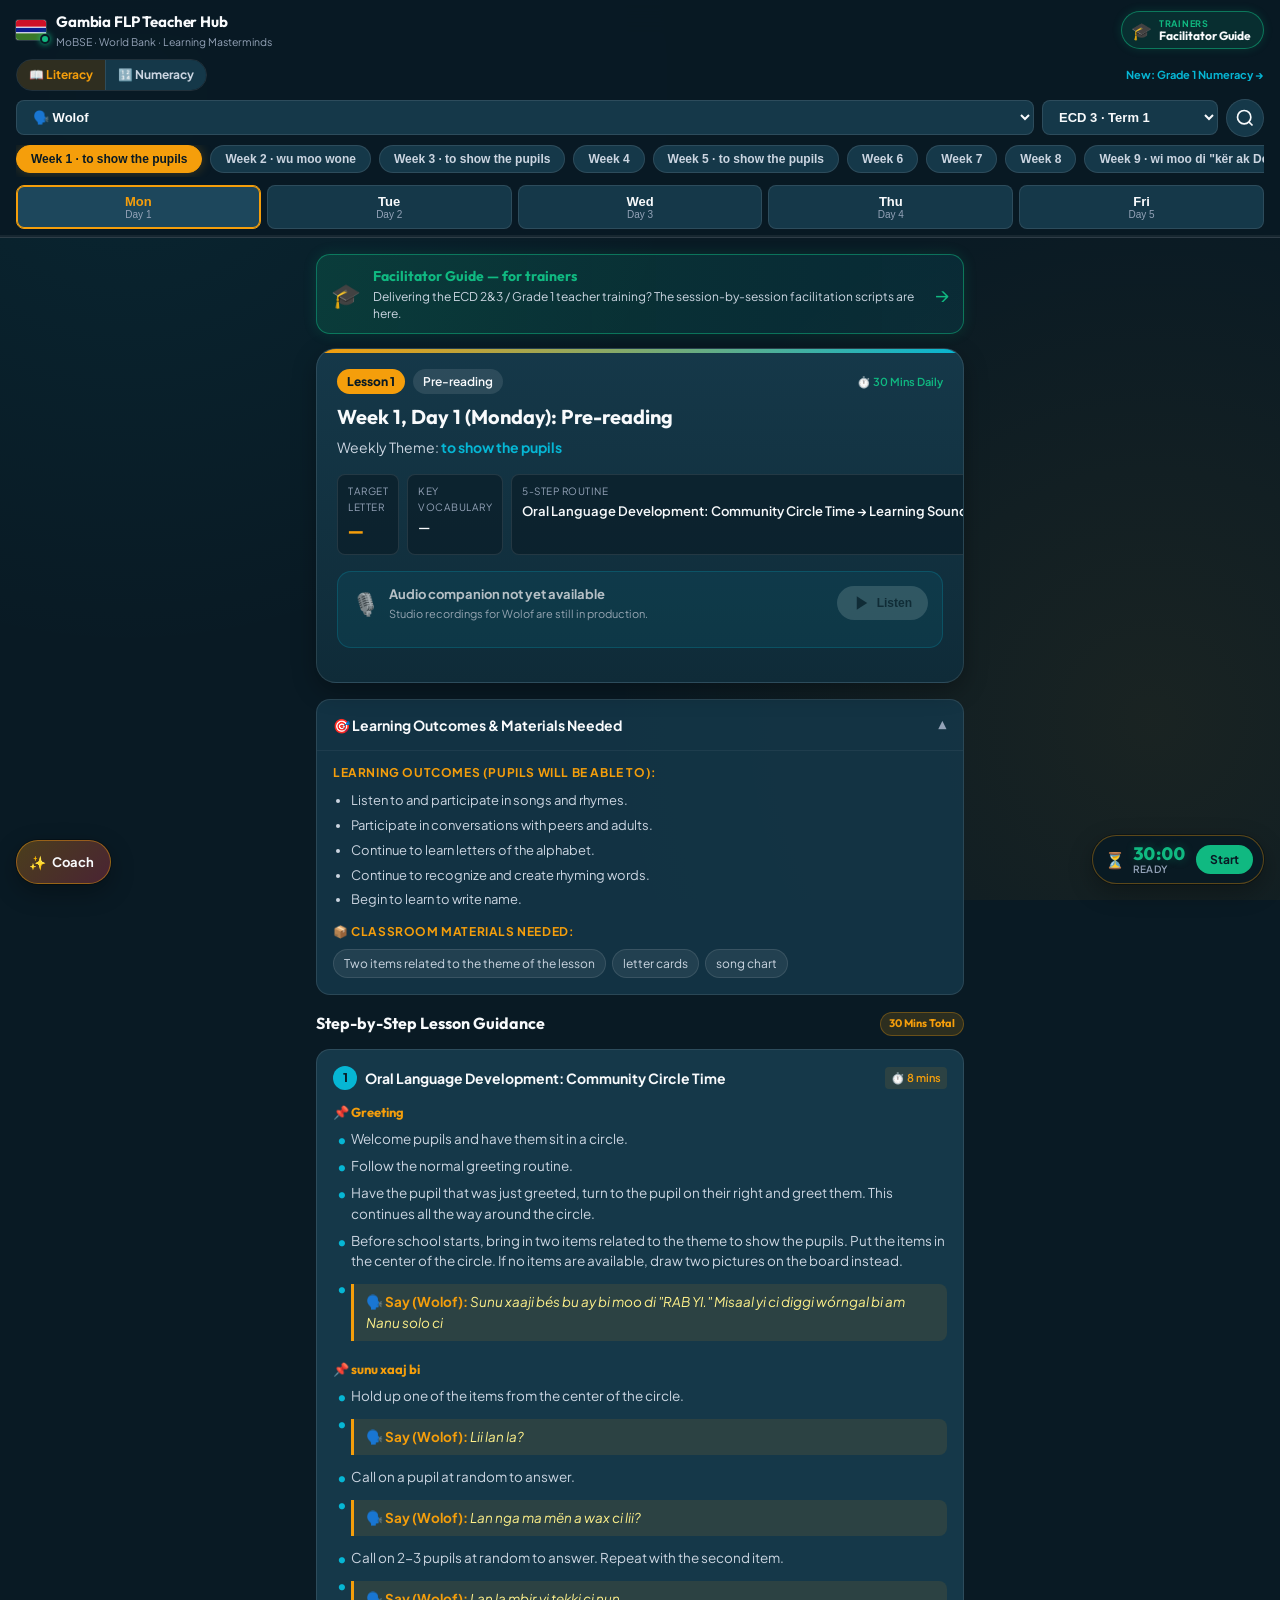
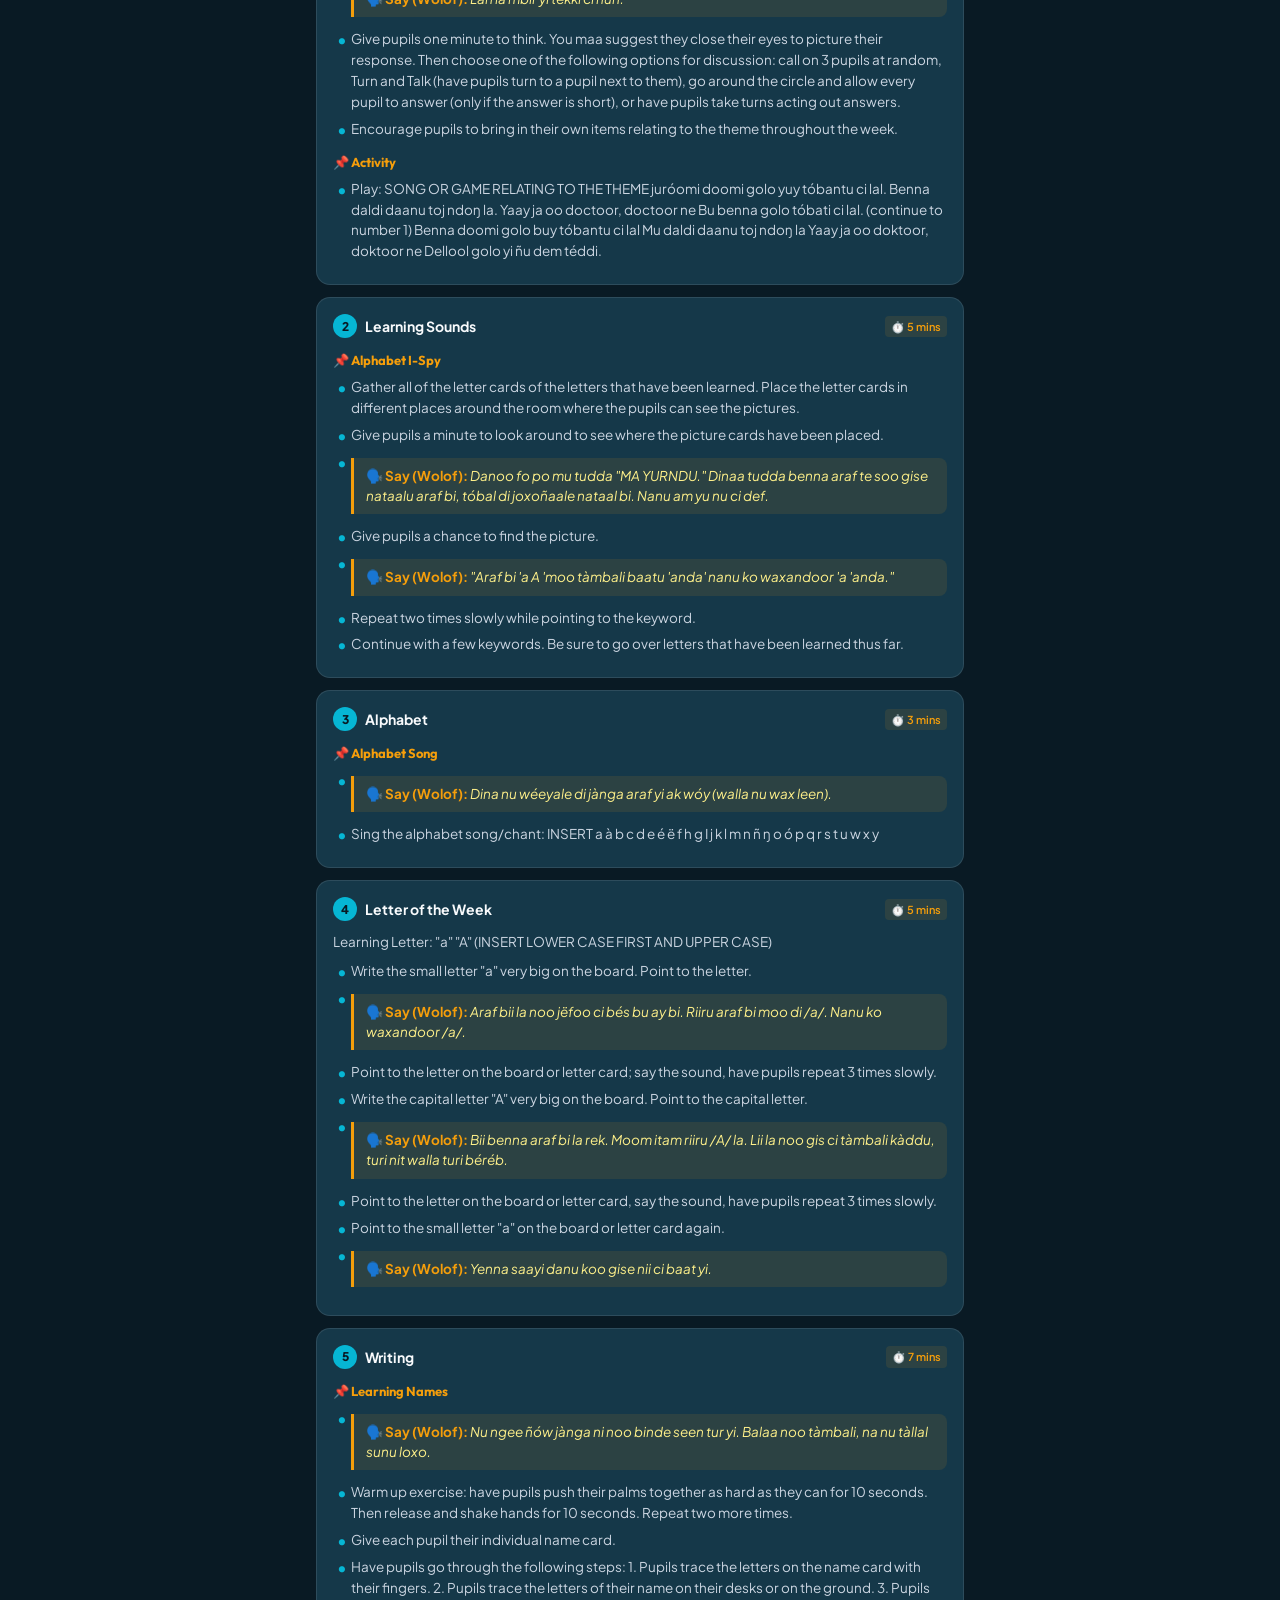
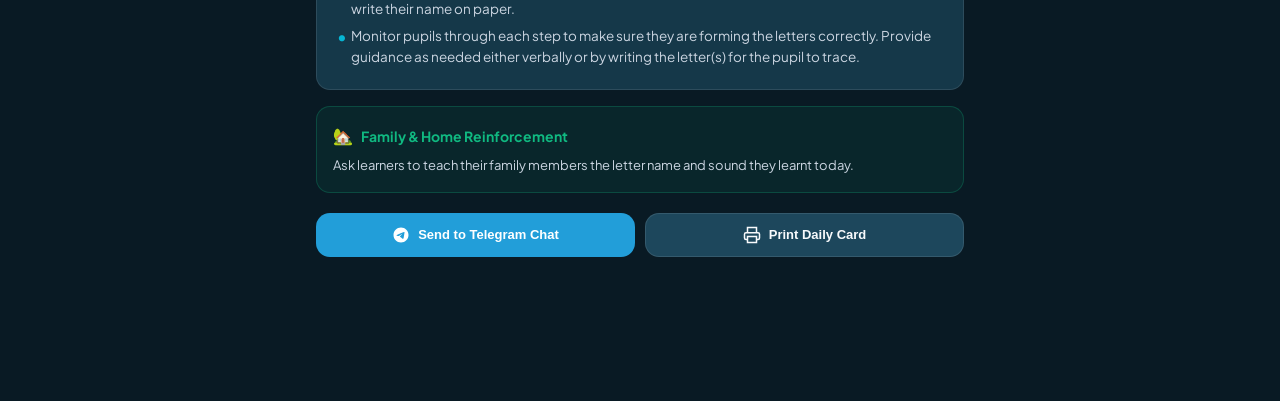
<file: index.html>
<!DOCTYPE html>
<html lang="en">
<head>
  <meta charset="UTF-8">
  <meta name="viewport" content="width=device-width, initial-scale=1.0, maximum-scale=1.0, user-scalable=no">
  <title>Gambia FLP - Interactive Teacher Guide</title>
  <meta name="description" content="Digital interactive Teacher Guide for ECD 2, ECD 3 and Grade 1 (Term 1) in all eight Gambian languages of instruction - Gambia Foundational Learning Programme (World Bank / MoBSE / Learning Masterminds).">
  <meta name="theme-color" content="#0d3b4c">
  <!-- Installable web app (Add to Home Screen) -->
  <link rel="icon" type="image/png" sizes="192x192" href="icon-192.png">
  <link rel="apple-touch-icon" href="apple-touch-icon.png">
  <meta name="apple-mobile-web-app-capable" content="yes">
  <meta name="apple-mobile-web-app-status-bar-style" content="black-translucent">
  <meta name="apple-mobile-web-app-title" content="Gambia FLP">
  <meta name="mobile-web-app-capable" content="yes">
  
  <!-- Google Fonts: Outfit & Plus Jakarta Sans -->
  <link rel="preconnect" href="https://fonts.googleapis.com">
  <link rel="preconnect" href="https://fonts.gstatic.com" crossorigin>
  <link href="https://fonts.googleapis.com/css2?family=Outfit:wght@400;500;600;700;800&family=Plus+Jakarta+Sans:wght@400;500;600;700&display=swap" rel="stylesheet">
  
  <!-- Telegram WebApp SDK -->
  <script src="https://telegram.org/js/telegram-web-app.js"></script>
  
  <!-- Stylesheet -->
  <link rel="stylesheet" href="styles.css?v=4.1">
  <link rel="manifest" href="manifest.json?v=4.0">
</head>
<body>
  <!-- Header / Navigation Bar -->
  <header class="app-header" id="app-header">
    <div class="header-top">
      <div class="brand-badge">
        <!-- Gambian flag as SVG: the 🇬🇲 emoji renders as the letters "GM" on Windows, which has no flag glyphs -->
        <span class="flag-icon" role="img" aria-label="The Gambia"><svg viewBox="0 0 36 24" width="30" height="20" xmlns="http://www.w3.org/2000/svg"><rect width="36" height="24" fill="#fff"/><rect width="36" height="8" fill="#ce1126"/><rect y="9.333" width="36" height="5.333" fill="#0c1c8c"/><rect y="16" width="36" height="8" fill="#3a7728"/></svg><span class="status-dot" id="online-badge" title="Cached offline - works without internet"><span class="sr-only" id="status-text">Cached Offline</span></span></span>
        <div class="brand-text">
          <span class="brand-title">Gambia FLP Teacher Hub</span>
          <span class="brand-subtitle">MoBSE · World Bank · Learning Masterminds</span>
        </div>
      </div>
      <div class="header-actions">
        <a class="switch-guide-btn" href="facilitator.html" title="Facilitator Guide - teacher-training sessions for trainers">
          <span class="switch-guide-icon" aria-hidden="true">🎓</span>
          <span class="switch-guide-text"><span class="switch-guide-kicker">Trainers</span><span class="switch-guide-label">Facilitator Guide</span></span>
        </a>
        <button class="icon-btn install-btn hidden" id="install-btn" type="button" title="Install app on this device" aria-label="Install app">
          <svg width="18" height="18" viewBox="0 0 24 24" fill="none" stroke="currentColor" stroke-width="2.5" stroke-linecap="round" stroke-linejoin="round"><path d="M12 3v12"/><polyline points="7 10 12 15 17 10"/><path d="M4 17v2a2 2 0 0 0 2 2h12a2 2 0 0 0 2-2v-2"/></svg>
        </button>
      </div>
    </div>

    <!-- Subject switch: the literacy guides and Grade 1 Numeracy -->
    <div class="subject-switch-row">
      <div class="subject-switch" role="group" aria-label="Choose subject">
        <button type="button" class="subject-btn active" data-subject="literacy" aria-pressed="true">📖 Literacy</button>
        <button type="button" class="subject-btn" data-subject="numeracy" aria-pressed="false">🔢 Numeracy</button>
      </div>
      <button type="button" class="subject-hint subject-hint-new" id="subject-hint">New: Grade 1 Numeracy →</button>
    </div>

    <!-- Language & Level Pill Selector -->
    <div class="selector-row">
      <div class="language-dropdown-wrapper">
        <select id="language-select" class="custom-select" aria-label="Select Language">
          <option value="wolof" selected>🗣️ Wolof</option>
          <option value="seereer">🗣️ Seereer</option>
          <option value="mandinka">🗣️ Mandinka</option>
          <option value="pulaar">🗣️ Pulaar</option>
          <option value="jola">🗣️ Jola</option>
          <option value="soninke">🗣️ Soninke</option>
          <option value="manjaku">🗣️ Manjaku</option>
          <option value="english">🗣️ English</option>
        </select>
      </div>
      <div class="grade-dropdown-wrapper">
        <select id="grade-select" class="custom-select" aria-label="Select Grade and Subject">
          <optgroup label="📖 Literacy">
            <option value="ecd2">ECD 2 · Term 1</option>
            <option value="ecd3" selected>ECD 3 · Term 1</option>
            <option value="grade1">Grade 1 · Term 1</option>
          </optgroup>
          <optgroup label="🔢 Numeracy">
            <option value="grade1-numeracy">Grade 1 Numeracy</option>
          </optgroup>
        </select>
      </div>
      <button class="icon-btn" id="search-toggle-btn" title="Search lessons" aria-label="Search">
        <svg width="20" height="20" viewBox="0 0 24 24" fill="none" stroke="currentColor" stroke-width="2"><circle cx="11" cy="11" r="8"/><line x1="21" y1="21" x2="16.65" y2="16.65"/></svg>
      </button>
    </div>

    <!-- Week Horizontal Scroller -->
    <nav class="week-nav" id="week-nav" aria-label="Select Week">
      <div class="week-scroll-container" id="week-scroll-container">
        <!-- Generated by JavaScript (Weeks 1 to 10) -->
      </div>
    </nav>

    <!-- Day Selector (5-day cadence) -->
    <nav class="day-nav" id="day-nav" aria-label="Select Day">
      <button class="day-btn active" data-day="1" id="day-tab-1">
        <span class="day-label">Mon</span>
        <span class="day-sub">Day 1</span>
      </button>
      <button class="day-btn" data-day="2" id="day-tab-2">
        <span class="day-label">Tue</span>
        <span class="day-sub">Day 2</span>
      </button>
      <button class="day-btn" data-day="3" id="day-tab-3">
        <span class="day-label">Wed</span>
        <span class="day-sub">Day 3</span>
      </button>
      <button class="day-btn" data-day="4" id="day-tab-4">
        <span class="day-label">Thu</span>
        <span class="day-sub">Day 4</span>
      </button>
      <button class="day-btn" data-day="5" id="day-tab-5">
        <span class="day-label">Fri</span>
        <span class="day-sub">Day 5</span>
      </button>
    </nav>

    <!-- Session A / B toggle: only shown for lessons that carry two sessions (Grade 1 national languages) -->
    <nav class="session-nav hidden" id="session-nav" aria-label="Select Session">
      <!-- Rendered via JS -->
    </nav>

    <!-- Lesson progress: a hairline on the header's bottom edge (no layout height) -->
    <div class="timer-progress-track" aria-hidden="true">
      <div class="timer-progress-fill" id="timer-progress-fill"></div>
    </div>
  </header>

  <!-- Search Modal / Overlay -->
  <div class="search-overlay hidden" id="search-overlay">
    <div class="search-box">
      <div class="search-input-wrap">
        <svg width="18" height="18" viewBox="0 0 24 24" fill="none" stroke="currentColor" stroke-width="2"><circle cx="11" cy="11" r="8"/><line x1="21" y1="21" x2="16.65" y2="16.65"/></svg>
        <input type="text" id="search-input" placeholder="Search letter, story, theme, song..." autocomplete="off">
        <button class="search-close-btn" id="search-close-btn">&times;</button>
      </div>
      <div class="search-results" id="search-results">
        <!-- Results rendered dynamically -->
      </div>
    </div>
  </div>

  <!-- Main Content Container -->
  <main class="main-content" id="main-content">

    <!-- Trainers' entry point, spelled out: the header pill alone was missed -->
    <a class="fac-callout" href="facilitator.html">
      <span class="fac-callout-icon" aria-hidden="true">🎓</span>
      <span class="fac-callout-text">
        <strong>Facilitator Guide — for trainers</strong>
        <span>Delivering the ECD 2&amp;3 / Grade 1 teacher training? The session-by-session facilitation scripts are here.</span>
      </span>
      <span class="fac-callout-arrow" aria-hidden="true">→</span>
    </a>

    <!-- Hero Lesson Card -->
    <section class="lesson-hero-card" id="lesson-hero-card">
      <div class="hero-top-meta">
        <span class="lesson-badge" id="hero-lesson-badge">Lesson 1</span>
        <span class="lesson-type-badge" id="hero-type-badge">Pre-reading</span>
        <span class="timing-badge" id="hero-timing-badge">⏱️ 30 Mins Daily</span>
      </div>

      <h1 class="lesson-title" id="hero-lesson-title">Week 1, Day 1: Oral Language & Pre-reading</h1>
      <p class="lesson-theme" id="hero-lesson-theme">Theme: <strong>Ngédda (Family & Garden)</strong></p>

      <!-- Key Quick Specs -->
      <div class="quick-specs-grid">
        <div class="spec-card" id="letter-spec-card">
          <span class="spec-label">Target Letter</span>
          <span class="spec-val highlight-letter" id="hero-target-letter">a</span>
        </div>
        <div class="spec-card" id="vocab-spec-card">
          <span class="spec-label">Key Vocabulary</span>
          <span class="spec-val" id="hero-vocab-words">golo · banaana</span>
        </div>
        <div class="spec-card" id="routine-spec-card">
          <span class="spec-label">5-Step Routine</span>
          <span class="spec-val" id="hero-routine-summary">Circle Time → Sounds → Letter → Writing</span>
        </div>
      </div>

      <!-- Enhanced Audio Companion Player with Track Selectors -->
      <div class="audio-companion-bar" id="audio-companion-bar">
        <div class="audio-header-row">
          <div class="audio-info">
            <span class="audio-icon">🎙️</span>
            <div class="audio-meta">
              <strong id="audio-title">Authentic Audio Companion</strong>
              <span id="audio-sub">Select a track to listen</span>
            </div>
          </div>
          <div class="audio-controls">
            <button class="play-audio-btn" id="play-audio-btn" aria-label="Play audio track">
              <svg id="play-icon" width="18" height="18" viewBox="0 0 24 24" fill="currentColor"><polygon points="5 3 19 12 5 21 5 3"/></svg>
              <span id="play-btn-text">Listen</span>
            </button>
          </div>
        </div>

        <!-- Track Selector Chips -->
        <div class="audio-tracks-row" id="audio-tracks-row">
          <!-- Rendered via JS based on available tracks -->
        </div>

        <!-- Audio Progress / Status -->
        <div class="audio-progress-wrap hidden" id="audio-progress-wrap">
          <span class="audio-time-current" id="audio-time-current">0:00</span>
          <div class="audio-seeker-bar">
            <div class="audio-seeker-fill" id="audio-seeker-fill"></div>
          </div>
          <span class="audio-time-duration" id="audio-time-duration">0:00</span>
        </div>
      </div>
    </section>

    <!-- Learning Outcomes & Materials Drawer -->
    <section class="meta-drawer-card">
      <details class="accordion-details" open>
        <summary class="accordion-summary">
          <span class="summary-title">🎯 Learning Outcomes & Materials Needed</span>
          <span class="summary-arrow">▼</span>
        </summary>
        <div class="drawer-content">
          <div class="outcomes-block">
            <h3>Learning Outcomes (Pupils will be able to):</h3>
            <ul id="outcomes-list" class="styled-list">
              <!-- Rendered via JS -->
            </ul>
          </div>
          <div class="materials-block">
            <h3>📦 Classroom Materials Needed:</h3>
            <div id="materials-tags" class="tag-cloud">
              <!-- Rendered via JS -->
            </div>
          </div>
        </div>
      </details>
    </section>

    <!-- Step-by-Step Lesson Instructional Flow -->
    <section class="lesson-steps-container" id="lesson-steps-container">
      <h2 class="section-heading">
        <span>Step-by-Step Lesson Guidance</span>
        <span class="badge-total-time" id="steps-total-time">30 Mins Total</span>
      </h2>

      <!-- Individual Step Cards Rendered Dynamically -->
      <div class="steps-list" id="steps-list">
        <!-- Rendered via JS -->
      </div>
    </section>

    <!-- Homework & Home Reinforcement Card -->
    <section class="homework-card" id="homework-card">
      <div class="hw-header">
        <span class="hw-icon">🏡</span>
        <h3>Family & Home Reinforcement</h3>
      </div>
      <p id="homework-text" class="hw-content">
        <!-- Rendered via JS -->
      </p>
    </section>

    <!-- Share / Action Bar -->
    <section class="action-footer">
      <button class="action-btn share-tg-btn" id="share-lesson-btn">
        <svg width="18" height="18" viewBox="0 0 24 24" fill="currentColor"><path d="M12 2C6.48 2 2 6.48 2 12s4.48 10 10 10 10-4.48 10-10S17.52 2 12 2zm4.64 6.8c-.15 1.58-.8 5.42-1.13 7.19-.14.75-.42 1-.68 1.03-.58.05-1.02-.38-1.58-.75-.88-.58-1.38-.94-2.23-1.5-.99-.65-.35-1.01.22-1.59.15-.15 2.71-2.48 2.76-2.69a.2.2 0 00-.05-.18c-.06-.05-.14-.03-.21-.02-.09.02-1.49.95-4.22 2.79-.4.27-.76.41-1.08.4-.36-.01-1.04-.2-1.55-.37-.63-.2-1.12-.31-1.08-.66.02-.18.27-.36.74-.55 2.92-1.27 4.86-2.11 5.83-2.52 2.77-1.16 3.35-1.36 3.73-1.36.08 0 .27.02.39.12.1.08.13.19.14.27-.01.06.01.24 0 .38z"/></svg>
        <span>Send to Telegram Chat</span>
      </button>
      <button class="action-btn print-card-btn" id="print-lesson-btn">
        <svg width="18" height="18" viewBox="0 0 24 24" fill="none" stroke="currentColor" stroke-width="2"><polyline points="6 9 6 2 18 2 18 9"/><path d="M6 18H4a2 2 0 0 1-2-2v-5a2 2 0 0 1 2-2h16a2 2 0 0 1 2 2v5a2 2 0 0 1-2 2h-2"/><rect x="6" y="14" width="12" height="8"/></svg>
        <span>Print Daily Card</span>
      </button>
    </section>

  </main>

  <!-- Floating Coach bubble (bottom-left), opposite the timer dock -->
  <button class="coach-fab" id="ai-coach-btn" title="Ask FLP Coach" aria-label="Ask Coach">
    <span class="ai-sparkle">✨</span>
    <span class="ai-btn-text">Coach</span>
  </button>

  <!-- Floating Classroom 30-min Timer Dock (overlays content, takes no page space) -->
  <div class="timer-fab" id="classroom-timer-bar" role="group" aria-label="Lesson timer">
    <div class="timer-display">
      <span class="timer-icon" aria-hidden="true">⏳</span>
      <div class="timer-readout">
        <span class="timer-clock" id="timer-clock">30:00</span>
        <span class="timer-status" id="timer-status">Ready</span>
      </div>
    </div>
    <div class="timer-buttons">
      <button class="btn-timer btn-timer-subtle hidden" id="timer-reset-btn" title="Reset timer" aria-label="Reset timer">↺</button>
      <button class="btn-timer" id="timer-start-btn">Start</button>
    </div>
  </div>

  <!-- AI Curriculum Coach Modal -->
  <div class="coach-modal-overlay hidden" id="coach-modal-overlay">
    <div class="coach-modal-card">
      <div class="coach-modal-header">
        <div class="coach-title-wrap">
          <span class="coach-avatar">✨</span>
          <div>
            <h3>Gambia FLP Curriculum Coach</h3>
            <span>Pedagogical assistant for Gambian teachers</span>
          </div>
        </div>
        <button class="modal-close-btn" id="coach-close-btn">&times;</button>
      </div>

      <div class="coach-messages" id="coach-messages">
        <div class="coach-msg msg-ai">
          <p><strong>Welcome, Teacher!</strong> I am your Gambia FLP pedagogical assistant. Ask me anything about today's lesson, pronunciation in your language of instruction, classroom management, or remedial tips for struggling learners.</p>
        </div>
      </div>

      <!-- Quick Prompt Suggestions -->
      <div class="coach-prompts" id="coach-prompts">
        <button class="prompt-chip" data-query="How do I support a pupil struggling with the letter 'a' sound?">💡 Letter sound remediation</button>
        <button class="prompt-chip" data-query="Give me a quick 3-minute warm up game for circle time.">⚡ Circle time game</button>
        <button class="prompt-chip" data-query="Explain how to do the pencil grip exercise.">✏️ Pencil grip coaching</button>
      </div>

      <div class="coach-input-wrap">
        <input type="text" id="coach-input" placeholder="Ask a question about this lesson..." autocomplete="off">
        <button class="coach-send-btn" id="coach-send-btn">
          <svg width="18" height="18" viewBox="0 0 24 24" fill="none" stroke="currentColor" stroke-width="2"><line x1="22" y1="2" x2="11" y2="13"/><polygon points="22 2 15 22 11 13 2 9 22 2"/></svg>
        </button>
      </div>
    </div>
  </div>

  <!-- Audio Synthesizer / Web Audio Notification Toast -->
  <div class="toast-notification hidden" id="toast-notification"></div>

  <!-- Application Script with Cache Buster -->
  <script src="app.js?v=4.3"></script>
  <script>
    if ('serviceWorker' in navigator) {
      navigator.serviceWorker.register('sw.js?v=4.1').then(function(reg) {
        reg.update();
      }).catch(function(err) {
        console.warn('SW registration:', err);
      });
    }
  </script>
</body>
</html>
</file>
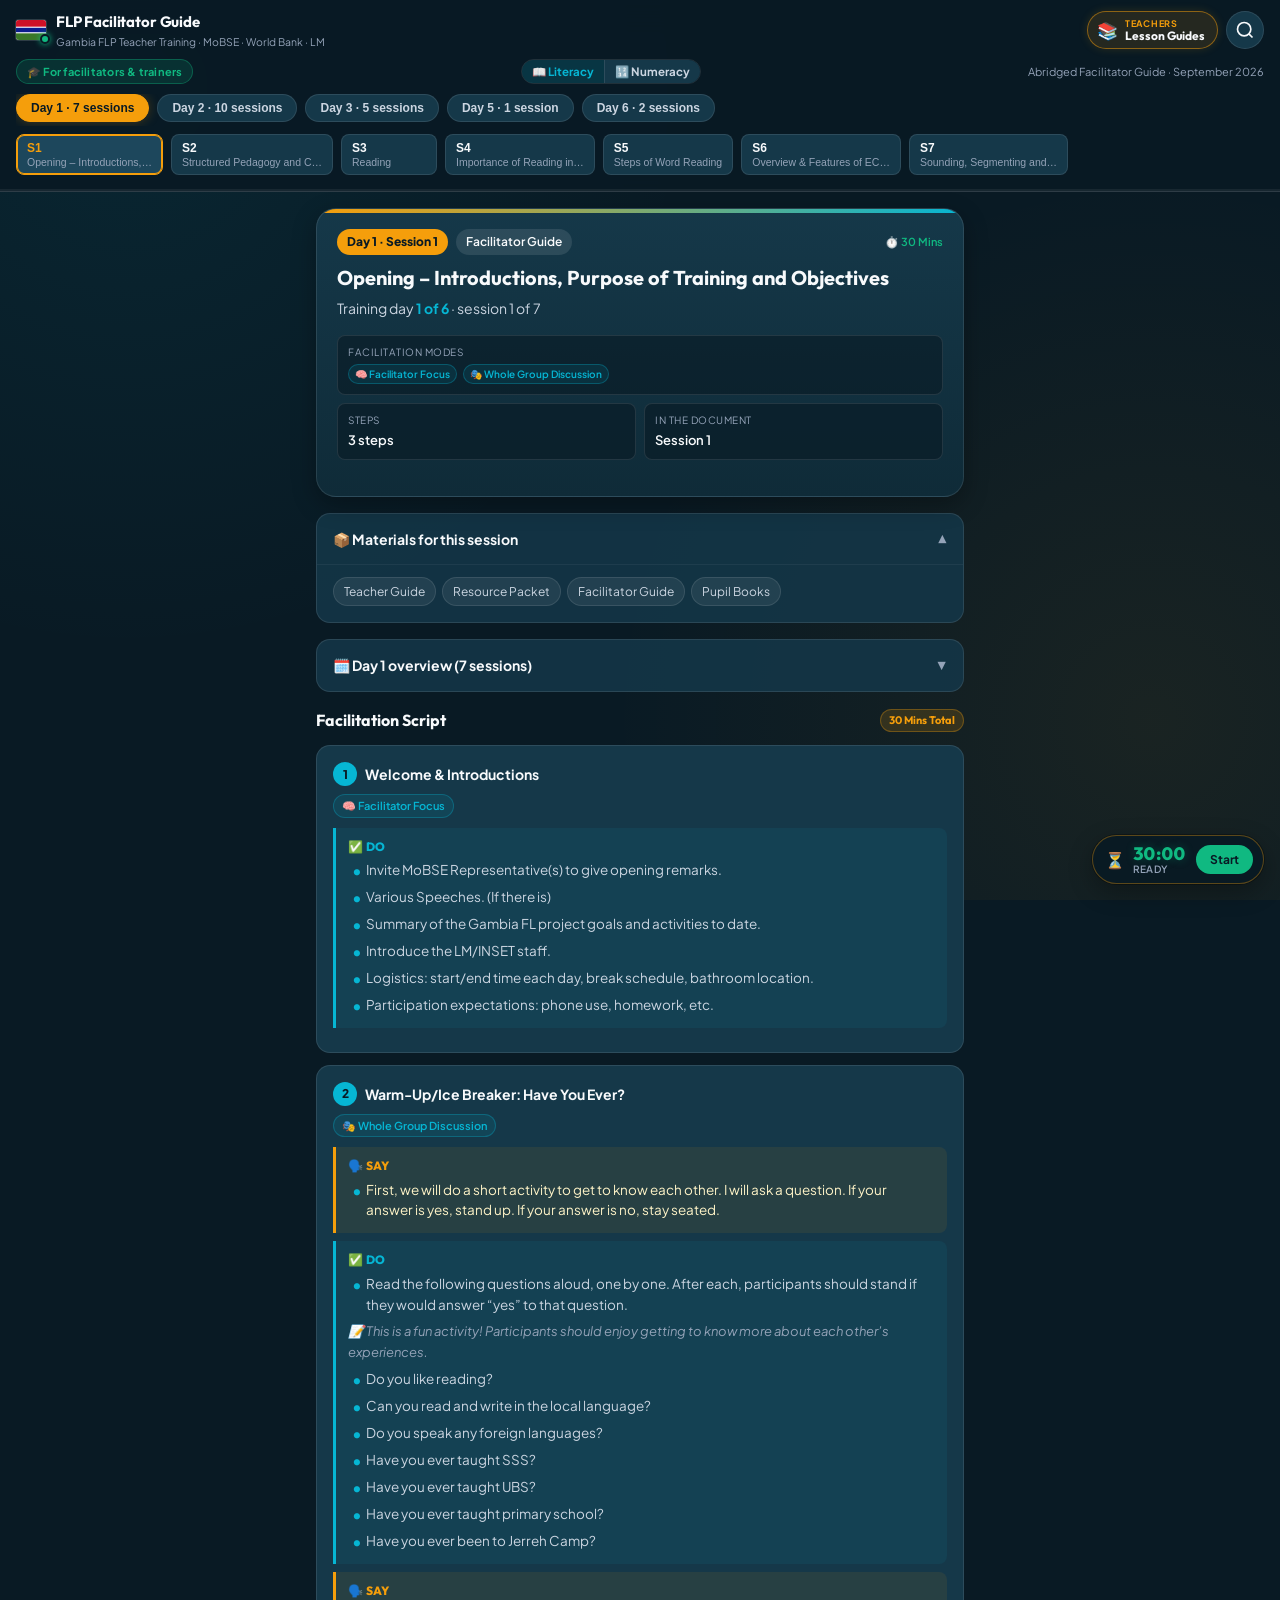
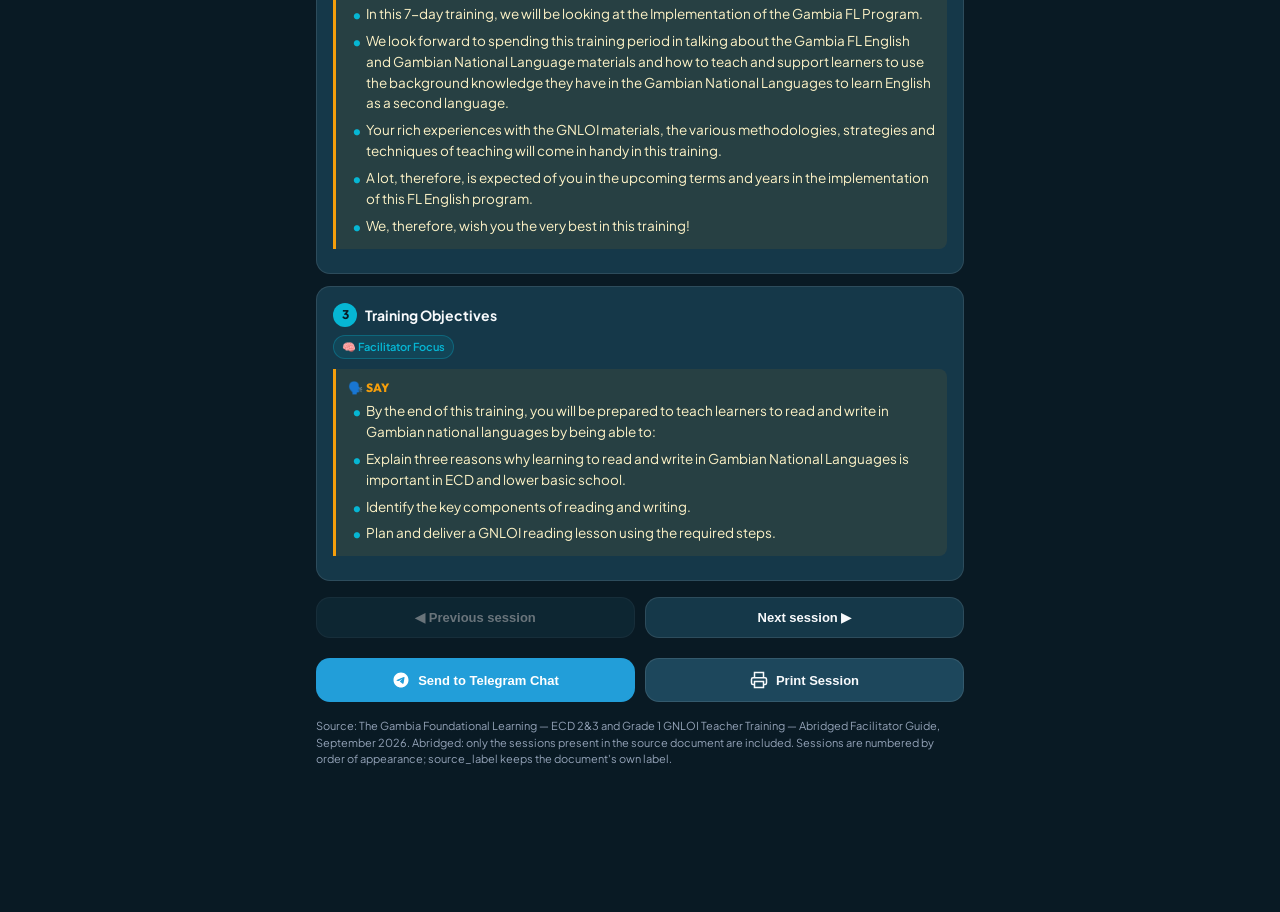
<file: facilitator.html>
<!DOCTYPE html>
<html lang="en">
<head>
  <meta charset="UTF-8">
  <meta name="viewport" content="width=device-width, initial-scale=1.0, maximum-scale=1.0, user-scalable=no">
  <title>Gambia FLP - Facilitator Guide (Teacher Training)</title>
  <meta name="description" content="Abridged Literacy and Numeracy Facilitator Guides for the Gambia Foundational Learning Programme ECD 2&3 and Grade 1 GNLOI teacher training - session-by-session facilitation scripts for trainers.">
  <meta name="theme-color" content="#0d3b4c">
  <link rel="icon" type="image/png" sizes="192x192" href="icon-192.png">
  <link rel="apple-touch-icon" href="apple-touch-icon.png">
  <meta name="apple-mobile-web-app-capable" content="yes">
  <meta name="apple-mobile-web-app-status-bar-style" content="black-translucent">
  <meta name="apple-mobile-web-app-title" content="Gambia FLP">
  <meta name="mobile-web-app-capable" content="yes">

  <link rel="preconnect" href="https://fonts.googleapis.com">
  <link rel="preconnect" href="https://fonts.gstatic.com" crossorigin>
  <link href="https://fonts.googleapis.com/css2?family=Outfit:wght@400;500;600;700;800&family=Plus+Jakarta+Sans:wght@400;500;600;700&display=swap" rel="stylesheet">

  <!-- Telegram WebApp SDK -->
  <script src="https://telegram.org/js/telegram-web-app.js"></script>

  <link rel="stylesheet" href="styles.css?v=4.1">
  <link rel="manifest" href="manifest.json?v=4.0">
</head>
<body class="facilitator-page">
  <header class="app-header" id="app-header">
    <div class="header-top">
      <div class="brand-badge">
        <span class="flag-icon" role="img" aria-label="The Gambia"><svg viewBox="0 0 36 24" width="30" height="20" xmlns="http://www.w3.org/2000/svg"><rect width="36" height="24" fill="#fff"/><rect width="36" height="8" fill="#ce1126"/><rect y="9.333" width="36" height="5.333" fill="#0c1c8c"/><rect y="16" width="36" height="8" fill="#3a7728"/></svg><span class="status-dot" id="online-badge" title="Cached offline - works without internet"><span class="sr-only" id="status-text">Cached Offline</span></span></span>
        <div class="brand-text">
          <span class="brand-title">FLP Facilitator Guide</span>
          <span class="brand-subtitle">Gambia FLP Teacher Training · MoBSE · World Bank · LM</span>
        </div>
      </div>
      <div class="header-actions">
        <a class="switch-guide-btn switch-guide-hub" id="hub-link" href="./" title="Back to the Teacher Hub (daily lessons)">
          <span class="switch-guide-icon" aria-hidden="true">📚</span>
          <span class="switch-guide-text"><span class="switch-guide-kicker">Teachers</span><span class="switch-guide-label">Lesson Guides</span></span>
        </a>
        <button class="icon-btn" id="search-toggle-btn" title="Search the facilitator guide" aria-label="Search">
          <svg width="20" height="20" viewBox="0 0 24 24" fill="none" stroke="currentColor" stroke-width="2"><circle cx="11" cy="11" r="8"/><line x1="21" y1="21" x2="16.65" y2="16.65"/></svg>
        </button>
      </div>
    </div>

    <!-- Audience strip: this guide is for trainers, not classroom teachers -->
    <div class="fac-audience-row">
      <span class="fac-audience-badge">🎓 For facilitators &amp; trainers</span>
      <div class="fac-guide-switch" role="group" aria-label="Choose facilitator guide">
        <button type="button" class="fac-guide-btn" data-guide="literacy">📖 Literacy</button>
        <button type="button" class="fac-guide-btn" data-guide="numeracy">🔢 Numeracy</button>
      </div>
      <span class="fac-guide-version" id="fac-guide-version">Abridged Facilitator Guide · September 2026</span>
    </div>

    <!-- Training day pills -->
    <nav class="week-nav" id="day-nav" aria-label="Select training day">
      <div class="week-scroll-container" id="day-scroll-container">
        <!-- Rendered via JS -->
      </div>
    </nav>

    <!-- Session chips for the selected day -->
    <nav class="fac-session-nav" id="session-nav" aria-label="Select session">
      <div class="week-scroll-container" id="session-scroll-container">
        <!-- Rendered via JS -->
      </div>
    </nav>

    <div class="timer-progress-track" aria-hidden="true">
      <div class="timer-progress-fill" id="timer-progress-fill"></div>
    </div>
  </header>

  <!-- Search overlay -->
  <div class="search-overlay hidden" id="search-overlay">
    <div class="search-box">
      <div class="search-input-wrap">
        <svg width="18" height="18" viewBox="0 0 24 24" fill="none" stroke="currentColor" stroke-width="2"><circle cx="11" cy="11" r="8"/><line x1="21" y1="21" x2="16.65" y2="16.65"/></svg>
        <input type="text" id="search-input" placeholder="Search sessions: screener, blending, PLC, songs..." autocomplete="off">
        <button class="search-close-btn" id="search-close-btn">&times;</button>
      </div>
      <div class="search-results" id="search-results"></div>
    </div>
  </div>

  <main class="main-content" id="main-content">

    <!-- Session hero card -->
    <section class="lesson-hero-card" id="session-hero-card">
      <div class="hero-top-meta">
        <span class="lesson-badge" id="hero-session-badge">Day 1 · Session 1</span>
        <span class="lesson-type-badge" id="hero-type-badge">Facilitator Guide</span>
        <span class="timing-badge" id="hero-timing-badge">⏱️ 30 Mins</span>
      </div>
      <h1 class="lesson-title" id="hero-session-title">Session title</h1>
      <p class="lesson-theme" id="hero-session-sub">Training day 1 of 6</p>

      <div class="quick-specs-grid">
        <div class="spec-card">
          <span class="spec-label">Facilitation modes</span>
          <span class="spec-val" id="hero-modes">—</span>
        </div>
        <div class="spec-card">
          <span class="spec-label">Steps</span>
          <span class="spec-val" id="hero-steps">—</span>
        </div>
        <div class="spec-card">
          <span class="spec-label">In the document</span>
          <span class="spec-val" id="hero-source-label">—</span>
        </div>
      </div>
    </section>

    <!-- Materials + day overview -->
    <section class="meta-drawer-card">
      <details class="accordion-details" open>
        <summary class="accordion-summary">
          <span class="summary-title">📦 Materials for this session</span>
          <span class="summary-arrow">▼</span>
        </summary>
        <div class="drawer-content">
          <div class="materials-block">
            <div id="materials-tags" class="tag-cloud"></div>
          </div>
        </div>
      </details>
    </section>

    <section class="meta-drawer-card">
      <details class="accordion-details">
        <summary class="accordion-summary">
          <span class="summary-title" id="day-overview-title">🗓️ Day overview</span>
          <span class="summary-arrow">▼</span>
        </summary>
        <div class="drawer-content">
          <ol class="fac-day-overview" id="day-overview-list"></ol>
        </div>
      </details>
    </section>

    <!-- Facilitation steps -->
    <section class="lesson-steps-container" id="steps-container">
      <h2 class="section-heading">
        <span>Facilitation Script</span>
        <span class="badge-total-time" id="steps-total-time">30 Mins Total</span>
      </h2>
      <div class="steps-list" id="steps-list"></div>
    </section>

    <!-- Prev / next -->
    <section class="fac-pager">
      <button class="action-btn fac-pager-btn" id="prev-session-btn" type="button">◀ Previous session</button>
      <button class="action-btn fac-pager-btn" id="next-session-btn" type="button">Next session ▶</button>
    </section>

    <section class="action-footer">
      <button class="action-btn share-tg-btn" id="share-session-btn" type="button">
        <svg width="18" height="18" viewBox="0 0 24 24" fill="currentColor"><path d="M12 2C6.48 2 2 6.48 2 12s4.48 10 10 10 10-4.48 10-10S17.52 2 12 2zm4.64 6.8c-.15 1.58-.8 5.42-1.13 7.19-.14.75-.42 1-.68 1.03-.58.05-1.02-.38-1.58-.75-.88-.58-1.38-.94-2.23-1.5-.99-.65-.35-1.01.22-1.59.15-.15 2.71-2.48 2.76-2.69a.2.2 0 00-.05-.18c-.06-.05-.14-.03-.21-.02-.09.02-1.49.95-4.22 2.79-.4.27-.76.41-1.08.4-.36-.01-1.04-.2-1.55-.37-.63-.2-1.12-.31-1.08-.66.02-.18.27-.36.74-.55 2.92-1.27 4.86-2.11 5.83-2.52 2.77-1.16 3.35-1.36 3.73-1.36.08 0 .27.02.39.12.1.08.13.19.14.27-.01.06.01.24 0 .38z"/></svg>
        <span>Send to Telegram Chat</span>
      </button>
      <button class="action-btn print-card-btn" id="print-session-btn" type="button">
        <svg width="18" height="18" viewBox="0 0 24 24" fill="none" stroke="currentColor" stroke-width="2"><polyline points="6 9 6 2 18 2 18 9"/><path d="M6 18H4a2 2 0 0 1-2-2v-5a2 2 0 0 1 2-2h16a2 2 0 0 1 2 2v5a2 2 0 0 1-2 2h-2"/><rect x="6" y="14" width="12" height="8"/></svg>
        <span>Print Session</span>
      </button>
    </section>

    <p class="fac-source-note" id="fac-source-note"></p>
  </main>

  <!-- Session timer (same dock as the classroom timer) -->
  <div class="timer-fab" id="session-timer-bar" role="group" aria-label="Session timer">
    <div class="timer-display">
      <span class="timer-icon" aria-hidden="true">⏳</span>
      <div class="timer-readout">
        <span class="timer-clock" id="timer-clock">30:00</span>
        <span class="timer-status" id="timer-status">Ready</span>
      </div>
    </div>
    <div class="timer-buttons">
      <button class="btn-timer btn-timer-subtle hidden" id="timer-reset-btn" title="Reset timer" aria-label="Reset timer">↺</button>
      <button class="btn-timer" id="timer-start-btn">Start</button>
    </div>
  </div>

  <div class="toast-notification hidden" id="toast-notification"></div>

  <script src="facilitator.js?v=4.0"></script>
  <script>
    if ('serviceWorker' in navigator) {
      navigator.serviceWorker.register('sw.js?v=4.1').then(function(reg) { reg.update(); })
        .catch(function(err) { console.warn('SW registration:', err); });
    }
  </script>
</body>
</html>
</file>
<file: styles.css>
/* ==========================================================================
   Gambia FLP - Modern Interactive Teacher Guide Design System
   ========================================================================== */

:root {
  /* Color Palette */
  --bg-primary: #091a24;
  --bg-secondary: #0f2b38;
  --bg-surface: #153849;
  --bg-surface-elevated: #1d475c;
  --bg-card: rgba(21, 56, 73, 0.85);
  
  --text-primary: #f8fafc;
  --text-secondary: #cbd5e1;
  --text-muted: #94a3b8;
  
  --accent-gold: #f59e0b;
  --accent-gold-glow: rgba(245, 158, 11, 0.25);
  --accent-emerald: #10b981;
  --accent-emerald-glow: rgba(16, 185, 129, 0.25);
  --accent-cyan: #06b6d4;
  --accent-rose: #f43f5e;
  
  --border-subtle: rgba(255, 255, 255, 0.1);
  --border-focus: rgba(245, 158, 11, 0.6);
  
  --font-heading: 'Outfit', -apple-system, BlinkMacSystemFont, 'Segoe UI', Roboto, sans-serif;
  --font-body: 'Plus Jakarta Sans', -apple-system, BlinkMacSystemFont, 'Segoe UI', Roboto, sans-serif;
  
  --radius-sm: 8px;
  --radius-md: 14px;
  --radius-lg: 20px;
  --radius-pill: 9999px;
  
  --shadow-sm: 0 2px 8px rgba(0, 0, 0, 0.2);
  --shadow-md: 0 8px 24px rgba(0, 0, 0, 0.3);
  --shadow-lg: 0 16px 40px rgba(0, 0, 0, 0.45);
}

/* Reset & Base */
* {
  box-sizing: border-box;
  margin: 0;
  padding: 0;
  -webkit-tap-highlight-color: transparent;
}

body {
  font-family: var(--font-body);
  background: var(--bg-primary);
  color: var(--text-primary);
  line-height: 1.6;
  min-height: 100vh;
  padding-bottom: 40px;
  overflow-x: hidden;
  background-image: 
    radial-gradient(circle at 10% 10%, rgba(6, 182, 212, 0.08) 0%, transparent 40%),
    radial-gradient(circle at 90% 80%, rgba(245, 158, 11, 0.07) 0%, transparent 40%);
  background-attachment: fixed;
}

/* ==========================================================================
   Header Section
   ========================================================================== */

.app-header {
  position: sticky;
  top: 0;
  z-index: 100;
  background: rgba(9, 26, 36, 0.92);
  backdrop-filter: blur(16px);
  -webkit-backdrop-filter: blur(16px);
  border-bottom: 1px solid var(--border-subtle);
  padding: 10px 16px 8px;
}

.sr-only {
  position: absolute;
  width: 1px;
  height: 1px;
  overflow: hidden;
  clip: rect(0 0 0 0);
  white-space: nowrap;
}

.header-top {
  display: flex;
  justify-content: space-between;
  align-items: center;
  gap: 8px;
  margin-bottom: 8px;
}

/* Brand block is a single-height row: title and subtitle each stay on one
   line and truncate rather than wrapping the header taller on small phones. */
.brand-badge {
  display: flex;
  align-items: center;
  gap: 10px;
  flex: 1;
  min-width: 0;
}

.flag-icon {
  position: relative;
  display: flex;
  flex-shrink: 0;
  line-height: 0;
}

/* Offline-ready indicator: a green dot on the flag's corner instead of a
   full-width "Cached Offline" badge row. */
.flag-icon .status-dot {
  position: absolute;
  right: -4px;
  bottom: -4px;
  width: 10px;
  height: 10px;
  border: 2px solid var(--bg-primary);
  box-shadow: 0 0 6px var(--accent-emerald);
}

.flag-icon svg {
  border-radius: 3px;
  box-shadow: 0 0 0 1px rgba(255, 255, 255, 0.15);
}

.brand-text {
  display: flex;
  flex-direction: column;
  min-width: 0;
}

.brand-title {
  font-family: var(--font-heading);
  font-weight: 700;
  font-size: 15px;
  color: var(--text-primary);
  letter-spacing: -0.01em;
  white-space: nowrap;
  overflow: hidden;
  text-overflow: ellipsis;
}

.brand-subtitle {
  font-size: 10.5px;
  color: var(--text-muted);
  white-space: nowrap;
  overflow: hidden;
  text-overflow: ellipsis;
}

.header-actions {
  display: flex;
  gap: 8px;
  align-items: center;
  flex-shrink: 0;
}

.icon-btn {
  background: var(--bg-surface);
  border: 1px solid var(--border-subtle);
  color: var(--text-primary);
  width: 38px;
  height: 38px;
  border-radius: var(--radius-pill);
  display: flex;
  align-items: center;
  justify-content: center;
  cursor: pointer;
  transition: all 0.2s ease;
}

.icon-btn:hover {
  background: var(--bg-surface-elevated);
  transform: translateY(-1px);
}

/* Coach lives as a floating bubble bottom-left, mirroring the timer dock,
   so the header row is left to the brand alone. */
.coach-fab {
  position: fixed;
  left: 16px;
  bottom: calc(16px + env(safe-area-inset-bottom, 0px));
  z-index: 500;
  display: inline-flex;
  align-items: center;
  gap: 6px;
  height: 44px;
  padding: 0 16px 0 12px;
  border-radius: var(--radius-pill);
  background: linear-gradient(135deg, rgba(245, 158, 11, 0.28), rgba(244, 63, 94, 0.28)), rgba(9, 26, 36, 0.94);
  backdrop-filter: blur(14px);
  -webkit-backdrop-filter: blur(14px);
  border: 1px solid rgba(245, 158, 11, 0.45);
  color: var(--text-primary);
  font-family: inherit;
  font-weight: 700;
  font-size: 13px;
  cursor: pointer;
  box-shadow: var(--shadow-md), 0 0 0 1px rgba(0, 0, 0, 0.3);
  transition: all 0.2s ease;
}

.coach-fab:hover {
  filter: brightness(1.15);
  transform: translateY(-1px);
}

.ai-sparkle {
  font-size: 14px;
  animation: pulse-glow 2s infinite ease-in-out;
}

/* Selector Row */
.selector-row {
  display: flex;
  align-items: center;
  gap: 8px;
  margin-bottom: 8px;
}

.language-dropdown-wrapper {
  flex: 1;
  min-width: 140px;
}

.grade-dropdown-wrapper {
  min-width: 124px;
}

.selector-row .icon-btn {
  flex-shrink: 0;
}

.custom-select {
  width: 100%;
  background: var(--bg-surface);
  color: var(--text-primary);
  border: 1px solid var(--border-subtle);
  padding: 8px 12px;
  border-radius: var(--radius-sm);
  font-size: 13px;
  font-weight: 600;
  outline: none;
  cursor: pointer;
}

.custom-select:focus {
  border-color: var(--border-focus);
}

.grade-tag {
  background: rgba(6, 182, 212, 0.15);
  color: var(--accent-cyan);
  border: 1px solid rgba(6, 182, 212, 0.3);
  padding: 6px 10px;
  border-radius: var(--radius-sm);
  font-size: 12px;
  font-weight: 700;
}

/* Install-as-app button: shown only while the browser can install */
.install-btn {
  background: linear-gradient(135deg, rgba(6, 182, 212, 0.18), rgba(16, 185, 129, 0.18));
  border-color: rgba(6, 182, 212, 0.45);
  color: var(--accent-cyan);
}

.online-status-badge {
  display: flex;
  align-items: center;
  gap: 6px;
  background: rgba(16, 185, 129, 0.15);
  border: 1px solid rgba(16, 185, 129, 0.3);
  padding: 6px 10px;
  border-radius: var(--radius-sm);
  font-size: 11px;
  font-weight: 600;
  color: var(--accent-emerald);
}

.status-dot {
  width: 6px;
  height: 6px;
  border-radius: 50%;
  background: var(--accent-emerald);
  box-shadow: 0 0 8px var(--accent-emerald);
}

/* Week Scroller */
.week-nav {
  margin-bottom: 8px;
}

.week-scroll-container {
  display: flex;
  gap: 8px;
  overflow-x: auto;
  padding-bottom: 4px;
  scrollbar-width: none;
}
.week-scroll-container::-webkit-scrollbar {
  display: none;
}

.week-pill {
  flex-shrink: 0;
  background: var(--bg-surface);
  border: 1px solid var(--border-subtle);
  padding: 6px 14px;
  border-radius: var(--radius-pill);
  color: var(--text-secondary);
  font-size: 12px;
  font-weight: 600;
  cursor: pointer;
  transition: all 0.2s ease;
  white-space: nowrap;
}

.week-pill.active {
  background: var(--accent-gold);
  color: #091a24;
  border-color: var(--accent-gold);
  font-weight: 700;
  box-shadow: 0 0 12px var(--accent-gold-glow);
}

/* Day Selector */
.day-nav {
  display: grid;
  grid-template-columns: repeat(5, 1fr);
  gap: 6px;
}

.day-btn {
  background: var(--bg-surface);
  border: 1px solid var(--border-subtle);
  border-radius: var(--radius-sm);
  padding: 8px 4px;
  display: flex;
  flex-direction: column;
  align-items: center;
  cursor: pointer;
  transition: all 0.2s ease;
}

.day-btn .day-label {
  font-size: 13px;
  font-weight: 700;
  color: var(--text-primary);
}

.day-btn .day-sub {
  font-size: 10px;
  color: var(--text-muted);
}

.day-btn.active {
  background: var(--bg-surface-elevated);
  border-color: var(--accent-gold);
  box-shadow: inset 0 0 0 1px var(--accent-gold);
}
.day-btn.active .day-label {
  color: var(--accent-gold);
}

/* Session A / B toggle (Grade 1 national languages: two 30-min sessions a day).
   Hidden for single-session lessons, so ECD layouts are unchanged. */
.session-nav {
  display: grid;
  grid-template-columns: repeat(2, 1fr);
  gap: 6px;
  margin-top: 6px;
}

.session-btn {
  background: var(--bg-surface);
  border: 1px solid var(--border-subtle);
  border-radius: var(--radius-sm);
  padding: 7px 8px;
  display: flex;
  flex-direction: column;
  align-items: center;
  gap: 1px;
  cursor: pointer;
  transition: all 0.2s ease;
  min-width: 0;
}

.session-btn .session-label {
  font-size: 12px;
  font-weight: 700;
  color: var(--text-primary);
  letter-spacing: 0.02em;
}

.session-btn .session-sub {
  font-size: 10px;
  color: var(--text-muted);
  white-space: nowrap;
  overflow: hidden;
  text-overflow: ellipsis;
  max-width: 100%;
}

.session-btn.active {
  background: var(--bg-surface-elevated);
  border-color: var(--accent-cyan);
  box-shadow: inset 0 0 0 1px var(--accent-cyan);
}
.session-btn.active .session-label {
  color: var(--accent-cyan);
}

/* ==========================================================================
   Main Content
   ========================================================================== */

.main-content {
  padding: 16px 16px 104px;
  max-width: 680px;
  margin: 0 auto;
}

/* Hero Lesson Card */
.lesson-hero-card {
  background: linear-gradient(180deg, var(--bg-surface) 0%, var(--bg-secondary) 100%);
  border: 1px solid var(--border-subtle);
  border-radius: var(--radius-lg);
  padding: 20px;
  margin-bottom: 16px;
  box-shadow: var(--shadow-md);
  position: relative;
  overflow: hidden;
}

.lesson-hero-card::before {
  content: '';
  position: absolute;
  top: 0;
  left: 0;
  right: 0;
  height: 4px;
  background: linear-gradient(90deg, var(--accent-gold), var(--accent-cyan));
}

.hero-top-meta {
  display: flex;
  align-items: center;
  gap: 8px;
  margin-bottom: 10px;
  flex-wrap: wrap;
}

.lesson-badge {
  background: var(--accent-gold);
  color: #091a24;
  font-weight: 800;
  font-size: 12px;
  padding: 3px 10px;
  border-radius: var(--radius-pill);
}

.lesson-type-badge {
  background: rgba(255, 255, 255, 0.1);
  color: var(--text-primary);
  font-weight: 600;
  font-size: 12px;
  padding: 3px 10px;
  border-radius: var(--radius-pill);
}

.timing-badge {
  font-size: 11px;
  color: var(--accent-emerald);
  font-weight: 600;
  margin-left: auto;
}

.lesson-title {
  font-family: var(--font-heading);
  font-size: 20px;
  font-weight: 700;
  color: var(--text-primary);
  margin-bottom: 6px;
  line-height: 1.3;
}

.lesson-theme {
  font-size: 14px;
  color: var(--text-secondary);
  margin-bottom: 16px;
}

.lesson-theme strong {
  color: var(--accent-cyan);
}

/* Quick Specs Grid */
.quick-specs-grid {
  display: grid;
  grid-template-columns: repeat(3, 1fr);
  gap: 8px;
  margin-bottom: 16px;
}

.spec-card {
  background: rgba(9, 26, 36, 0.6);
  border: 1px solid var(--border-subtle);
  border-radius: var(--radius-sm);
  padding: 8px 10px;
  display: flex;
  flex-direction: column;
}

.spec-label {
  font-size: 10px;
  text-transform: uppercase;
  color: var(--text-muted);
  letter-spacing: 0.05em;
  margin-bottom: 2px;
}

.spec-val {
  font-size: 13px;
  font-weight: 600;
  color: var(--text-primary);
  white-space: nowrap;
  overflow: hidden;
  text-overflow: ellipsis;
}

.highlight-letter {
  font-family: var(--font-heading);
  font-size: 18px;
  color: var(--accent-gold);
  font-weight: 800;
}

/* Audio Companion Bar */
.audio-companion-bar {
  background: rgba(6, 182, 212, 0.12);
  border: 1px solid rgba(6, 182, 212, 0.3);
  border-radius: var(--radius-md);
  padding: 12px 14px;
  display: flex;
  flex-direction: column;
  gap: 10px;
  margin-bottom: 14px;
}

.audio-header-row {
  display: flex;
  align-items: center;
  justify-content: space-between;
}

.audio-info {
  display: flex;
  align-items: center;
  gap: 10px;
}

.audio-icon {
  font-size: 22px;
}

.audio-meta {
  display: flex;
  flex-direction: column;
}

.audio-meta strong {
  font-size: 13px;
  color: var(--text-primary);
}

.audio-meta span {
  font-size: 11px;
  color: var(--text-secondary);
}

.play-audio-btn {
  background: var(--accent-cyan);
  color: #091a24;
  border: none;
  padding: 8px 16px;
  border-radius: var(--radius-pill);
  font-size: 12px;
  font-weight: 700;
  display: flex;
  align-items: center;
  gap: 6px;
  cursor: pointer;
  transition: all 0.2s ease;
}

.play-audio-btn:hover {
  filter: brightness(1.1);
  transform: scale(1.03);
}

.play-audio-btn.is-playing {
  background: var(--accent-gold);
  color: #091a24;
  animation: pulse-glow 1.5s infinite ease-in-out;
}

/* Audio Track Selector Chips */
.audio-tracks-row {
  display: flex;
  gap: 6px;
  overflow-x: auto;
  padding-bottom: 2px;
  scrollbar-width: none;
}
.audio-tracks-row::-webkit-scrollbar {
  display: none;
}

.track-chip {
  flex-shrink: 0;
  background: rgba(9, 26, 36, 0.6);
  border: 1px solid var(--border-subtle);
  color: var(--text-secondary);
  font-size: 11px;
  font-weight: 600;
  padding: 4px 10px;
  border-radius: var(--radius-pill);
  cursor: pointer;
  transition: all 0.2s ease;
  display: flex;
  align-items: center;
  gap: 4px;
}

.track-chip:hover {
  background: var(--bg-surface-elevated);
  color: var(--text-primary);
}

.track-chip.active {
  background: var(--accent-cyan);
  color: #091a24;
  border-color: var(--accent-cyan);
  font-weight: 700;
}

/* Audio Seeker / Progress */
.audio-progress-wrap {
  display: flex;
  align-items: center;
  gap: 8px;
  font-size: 11px;
  color: var(--text-muted);
  margin-top: 2px;
}

.audio-seeker-bar {
  flex: 1;
  height: 4px;
  background: rgba(255, 255, 255, 0.1);
  border-radius: 2px;
  overflow: hidden;
  cursor: pointer;
}

.audio-seeker-fill {
  height: 100%;
  width: 0%;
  background: var(--accent-cyan);
  border-radius: 2px;
  transition: width 0.1s linear;
}

/* Floating Classroom Timer Dock
   Lives in the bottom-right corner over the content instead of inside the
   sticky header, so the header no longer spends ~70px of every screen on it. */
.timer-fab {
  position: fixed;
  right: 16px;
  bottom: calc(16px + env(safe-area-inset-bottom, 0px));
  z-index: 500;
  display: flex;
  align-items: center;
  gap: 10px;
  padding: 8px 10px 8px 12px;
  background: rgba(9, 26, 36, 0.94);
  backdrop-filter: blur(14px);
  -webkit-backdrop-filter: blur(14px);
  border: 1px solid rgba(245, 158, 11, 0.35);
  border-radius: var(--radius-pill);
  box-shadow: var(--shadow-md), 0 0 0 1px rgba(0, 0, 0, 0.3);
}

.timer-display {
  display: flex;
  align-items: center;
  gap: 8px;
}

.timer-icon {
  font-size: 16px;
}

.timer-readout {
  display: flex;
  flex-direction: column;
  line-height: 1.1;
}

.timer-clock {
  font-family: var(--font-heading);
  font-size: 18px;
  font-weight: 800;
  color: var(--accent-emerald);
  letter-spacing: 0.05em;
  text-shadow: 0 0 10px rgba(16, 185, 129, 0.3);
  font-variant-numeric: tabular-nums;
}

.timer-clock.timer-running {
  color: var(--accent-gold);
  text-shadow: 0 0 12px rgba(245, 158, 11, 0.4);
}

.timer-clock.timer-warning {
  color: var(--accent-rose);
  animation: pulse-glow 1s infinite ease-in-out;
}

.timer-status {
  font-size: 10px;
  color: var(--text-muted);
  font-weight: 600;
  text-transform: uppercase;
  letter-spacing: 0.04em;
}

.timer-buttons {
  display: flex;
  gap: 6px;
}

.btn-timer {
  background: var(--accent-emerald);
  color: #091a24;
  border: none;
  padding: 7px 14px;
  border-radius: var(--radius-pill);
  font-family: inherit;
  font-size: 12px;
  font-weight: 700;
  cursor: pointer;
  transition: all 0.2s ease;
}

.btn-timer:hover {
  filter: brightness(1.1);
  transform: translateY(-1px);
}

.btn-timer-subtle {
  background: transparent;
  color: var(--text-muted);
  border: 1px solid var(--border-subtle);
  width: 32px;
  padding: 7px 0;
  font-size: 14px;
  line-height: 1;
}

.btn-timer-subtle:hover {
  background: rgba(255, 255, 255, 0.05);
  color: var(--text-primary);
}

/* Lesson progress hairline pinned to the header's bottom edge (zero height in flow) */
.timer-progress-track {
  position: absolute;
  left: 0;
  right: 0;
  bottom: -1px;
  height: 3px;
  background: rgba(255, 255, 255, 0.06);
  overflow: hidden;
}

.timer-progress-fill {
  height: 100%;
  width: 0%;
  background: linear-gradient(90deg, var(--accent-emerald), var(--accent-gold));
  transition: width 0.5s ease;
}

/* Inline Step Audio Play Button */
.step-audio-btn {
  background: rgba(6, 182, 212, 0.15);
  border: 1px solid rgba(6, 182, 212, 0.3);
  color: var(--accent-cyan);
  padding: 3px 10px;
  border-radius: var(--radius-pill);
  font-size: 11px;
  font-weight: 700;
  cursor: pointer;
  display: inline-flex;
  align-items: center;
  gap: 4px;
  margin-left: auto;
  transition: all 0.2s ease;
}

.step-audio-btn:hover {
  background: var(--accent-cyan);
  color: #091a24;
}

/* ==========================================================================
   Accordion / Outcomes & Materials
   ========================================================================== */

.meta-drawer-card {
  background: var(--bg-card);
  border: 1px solid var(--border-subtle);
  border-radius: var(--radius-md);
  margin-bottom: 16px;
  overflow: hidden;
}

.accordion-summary {
  padding: 14px 16px;
  display: flex;
  justify-content: space-between;
  align-items: center;
  cursor: pointer;
  user-select: none;
  font-weight: 700;
  font-size: 14px;
  color: var(--text-primary);
}

.accordion-summary::-webkit-details-marker {
  display: none;
}

.summary-arrow {
  font-size: 11px;
  color: var(--text-muted);
  transition: transform 0.2s ease;
}

.accordion-details[open] .summary-arrow {
  transform: rotate(180deg);
}

.drawer-content {
  padding: 0 16px 16px;
  border-top: 1px solid rgba(255, 255, 255, 0.05);
}

.outcomes-block, .materials-block {
  margin-top: 12px;
}

.drawer-content h3 {
  font-size: 12px;
  text-transform: uppercase;
  color: var(--accent-gold);
  letter-spacing: 0.05em;
  margin-bottom: 8px;
}

.styled-list {
  padding-left: 18px;
  color: var(--text-secondary);
  font-size: 13px;
}

.styled-list li {
  margin-bottom: 4px;
}

.tag-cloud {
  display: flex;
  flex-wrap: wrap;
  gap: 6px;
}

.tag-item {
  background: rgba(255, 255, 255, 0.07);
  border: 1px solid var(--border-subtle);
  padding: 4px 10px;
  border-radius: var(--radius-pill);
  font-size: 12px;
  color: var(--text-secondary);
}

/* ==========================================================================
   Step-by-Step Lesson Guidance
   ========================================================================== */

.section-heading {
  display: flex;
  justify-content: space-between;
  align-items: center;
  font-family: var(--font-heading);
  font-size: 16px;
  font-weight: 700;
  color: var(--text-primary);
  margin-bottom: 12px;
}

.badge-total-time {
  font-size: 11px;
  background: rgba(245, 158, 11, 0.15);
  color: var(--accent-gold);
  border: 1px solid rgba(245, 158, 11, 0.3);
  padding: 2px 8px;
  border-radius: var(--radius-pill);
}

.steps-list {
  display: flex;
  flex-direction: column;
  gap: 12px;
}

.step-card {
  background: var(--bg-surface);
  border: 1px solid var(--border-subtle);
  border-radius: var(--radius-md);
  padding: 16px;
  transition: all 0.2s ease;
  position: relative;
}

.step-card:hover {
  border-color: rgba(255, 255, 255, 0.2);
}

.step-card-header {
  display: flex;
  justify-content: space-between;
  align-items: center;
  margin-bottom: 10px;
}

.step-title-wrap {
  display: flex;
  align-items: center;
  gap: 8px;
}

.step-num-badge {
  width: 24px;
  height: 24px;
  border-radius: 50%;
  background: var(--accent-cyan);
  color: #091a24;
  font-weight: 800;
  font-size: 12px;
  display: flex;
  align-items: center;
  justify-content: center;
}

.step-title {
  font-size: 14px;
  font-weight: 700;
  color: var(--text-primary);
}

.step-duration {
  font-size: 11px;
  color: var(--accent-gold);
  font-weight: 600;
  background: rgba(245, 158, 11, 0.1);
  padding: 2px 6px;
  border-radius: 4px;
}

.step-body {
  font-size: 13.5px;
  color: var(--text-secondary);
  line-height: 1.6;
}

.step-bullet-list {
  padding-left: 0;
  list-style: none;
  margin: 6px 0;
  display: flex;
  flex-direction: column;
  gap: 6px;
}

.bullet-item {
  position: relative;
  padding-left: 18px;
  line-height: 1.55;
  color: var(--text-secondary);
}

.bullet-item::before {
  content: "•";
  position: absolute;
  left: 4px;
  color: var(--accent-cyan);
  font-weight: 800;
  font-size: 14px;
}

.step-subheading {
  font-family: var(--font-heading);
  font-size: 13px;
  font-weight: 700;
  color: var(--accent-gold);
  margin: 12px 0 6px;
  display: flex;
  align-items: center;
  gap: 4px;
}

.step-paragraph {
  margin-bottom: 8px;
  line-height: 1.6;
  color: var(--text-secondary);
}

/* Teacher Script Formatting inside Step Body */
.teacher-dialogue {
  background: rgba(245, 158, 11, 0.1);
  border-left: 3px solid var(--accent-gold);
  padding: 8px 12px;
  border-radius: 0 var(--radius-sm) var(--radius-sm) 0;
  margin: 6px 0;
  color: #fef08a;
  font-size: 13.5px;
  line-height: 1.5;
}

.teacher-dialogue strong {
  color: var(--accent-gold);
}

.words-highlight-box {
  background: rgba(6, 182, 212, 0.1);
  border: 1px solid rgba(6, 182, 212, 0.3);
  padding: 8px 12px;
  border-radius: var(--radius-sm);
  color: var(--accent-cyan);
  margin: 6px 0;
  font-size: 13px;
}

/* ==========================================================================
   Homework & Action Buttons
   ========================================================================== */

.homework-card {
  background: rgba(16, 185, 129, 0.08);
  border: 1px solid rgba(16, 185, 129, 0.25);
  border-radius: var(--radius-md);
  padding: 16px;
  margin: 16px 0;
}

.hw-header {
  display: flex;
  align-items: center;
  gap: 8px;
  margin-bottom: 6px;
}

.hw-header h3 {
  font-size: 14px;
  font-weight: 700;
  color: var(--accent-emerald);
}

.hw-content {
  font-size: 13px;
  color: var(--text-secondary);
}

.action-footer {
  display: grid;
  grid-template-columns: 1fr 1fr;
  gap: 10px;
  margin-top: 20px;
}

.action-btn {
  padding: 12px 14px;
  border-radius: var(--radius-md);
  font-size: 13px;
  font-weight: 700;
  display: flex;
  align-items: center;
  justify-content: center;
  gap: 8px;
  cursor: pointer;
  border: none;
  transition: all 0.2s ease;
}

.share-tg-btn {
  background: #229ed9;
  color: white;
}

.print-card-btn {
  background: var(--bg-surface-elevated);
  color: var(--text-primary);
  border: 1px solid var(--border-subtle);
}

/* ==========================================================================
   Modals & Overlays (AI Coach & Search)
   ========================================================================== */

.hidden {
  display: none !important;
}

.search-overlay, .coach-modal-overlay {
  position: fixed;
  inset: 0;
  z-index: 1000;
  background: rgba(0, 0, 0, 0.75);
  backdrop-filter: blur(8px);
  display: flex;
  justify-content: center;
  align-items: flex-end;
  animation: fadeIn 0.2s ease;
}

.search-box, .coach-modal-card {
  width: 100%;
  max-width: 600px;
  background: var(--bg-secondary);
  border-radius: var(--radius-lg) var(--radius-lg) 0 0;
  border: 1px solid var(--border-subtle);
  border-bottom: none;
  padding: 20px 16px;
  max-height: 85vh;
  display: flex;
  flex-direction: column;
}

.search-input-wrap, .coach-input-wrap {
  display: flex;
  align-items: center;
  gap: 8px;
  background: var(--bg-surface);
  border: 1px solid var(--border-subtle);
  border-radius: var(--radius-pill);
  padding: 6px 14px;
  margin-bottom: 12px;
}

.search-input-wrap input, .coach-input-wrap input {
  flex: 1;
  background: transparent;
  border: none;
  color: var(--text-primary);
  font-size: 14px;
  outline: none;
}

.search-close-btn, .modal-close-btn {
  background: transparent;
  border: none;
  color: var(--text-muted);
  font-size: 22px;
  cursor: pointer;
}

.search-results {
  overflow-y: auto;
  max-height: 60vh;
  display: flex;
  flex-direction: column;
  gap: 8px;
}

.search-result-item {
  background: var(--bg-surface);
  border: 1px solid var(--border-subtle);
  border-radius: var(--radius-sm);
  padding: 10px 12px;
  cursor: pointer;
}
.search-result-item:hover {
  border-color: var(--accent-gold);
}

/* Coach Modal */
.coach-modal-header {
  display: flex;
  justify-content: space-between;
  align-items: center;
  margin-bottom: 12px;
}

.coach-title-wrap {
  display: flex;
  align-items: center;
  gap: 10px;
}

.coach-avatar {
  width: 34px;
  height: 34px;
  border-radius: 50%;
  background: linear-gradient(135deg, var(--accent-gold), var(--accent-rose));
  display: flex;
  align-items: center;
  justify-content: center;
  font-size: 16px;
}

.coach-title-wrap h3 {
  font-size: 15px;
  font-weight: 700;
  color: var(--text-primary);
}

.coach-title-wrap span {
  font-size: 11px;
  color: var(--text-muted);
}

.coach-messages {
  flex: 1;
  overflow-y: auto;
  max-height: 45vh;
  display: flex;
  flex-direction: column;
  gap: 10px;
  margin-bottom: 12px;
  padding-right: 4px;
}

.coach-msg {
  padding: 10px 14px;
  border-radius: var(--radius-md);
  font-size: 13px;
  line-height: 1.5;
}

.msg-ai {
  background: var(--bg-surface);
  border-left: 3px solid var(--accent-gold);
  align-self: flex-start;
  color: var(--text-primary);
}

.msg-user {
  background: var(--accent-cyan);
  color: #091a24;
  font-weight: 500;
  align-self: flex-end;
  border-bottom-right-radius: 2px;
}

.coach-prompts {
  display: flex;
  gap: 6px;
  overflow-x: auto;
  padding-bottom: 8px;
  margin-bottom: 8px;
}

.prompt-chip {
  flex-shrink: 0;
  background: var(--bg-surface);
  border: 1px solid var(--border-subtle);
  color: var(--text-secondary);
  font-size: 11px;
  padding: 5px 10px;
  border-radius: var(--radius-pill);
  cursor: pointer;
}

.coach-send-btn {
  background: var(--accent-gold);
  border: none;
  width: 32px;
  height: 32px;
  border-radius: 50%;
  display: flex;
  align-items: center;
  justify-content: center;
  color: #091a24;
  cursor: pointer;
}

/* Toast */
.toast-notification {
  position: fixed;
  bottom: calc(84px + env(safe-area-inset-bottom, 0px));
  z-index: 600;
  max-width: calc(100% - 32px);
  text-align: center;
  left: 50%;
  transform: translateX(-50%);
  background: rgba(15, 43, 56, 0.95);
  border: 1px solid var(--accent-cyan);
  color: var(--text-primary);
  padding: 10px 20px;
  border-radius: var(--radius-pill);
  font-size: 13px;
  font-weight: 600;
  z-index: 2000;
  box-shadow: var(--shadow-lg);
  animation: slideUp 0.3s ease;
}

/* Animations */
@keyframes fadeIn {
  from { opacity: 0; }
  to { opacity: 1; }
}

@keyframes slideUp {
  from { transform: translate(-50%, 20px); opacity: 0; }
  to { transform: translate(-50%, 0); opacity: 1; }
}

@keyframes pulse-glow {
  0%, 100% { transform: scale(1); filter: drop-shadow(0 0 2px rgba(245, 158, 11, 0.4)); }
  50% { transform: scale(1.15); filter: drop-shadow(0 0 6px rgba(245, 158, 11, 0.8)); }
}

/* Print Styles */
@media print {
  body {
    background: white;
    color: black;
  }
  .app-header, .timer-fab, .coach-fab, .install-btn, .toast-notification, .action-footer, .coach-modal-overlay, .search-overlay {
    display: none !important;
  }
  .lesson-hero-card, .step-card, .meta-drawer-card, .homework-card {
    background: white !important;
    border: 1px solid #ccc !important;
    color: black !important;
    box-shadow: none !important;
    page-break-inside: avoid;
  }
}

/* Audio companion when the active language has no studio recordings yet.
   Muted rather than hidden, so teachers can see the feature exists and is
   simply not ready for their language. */
.audio-companion-bar.audio-unavailable {
  opacity: 0.72;
}

.audio-companion-bar.audio-unavailable .audio-icon {
  filter: grayscale(1);
}

.play-audio-btn:disabled,
.play-audio-btn[aria-disabled="true"] {
  opacity: 0.45;
  cursor: not-allowed;
  filter: grayscale(0.8);
}

.play-audio-btn:disabled:hover,
.play-audio-btn[aria-disabled="true"]:hover {
  transform: none;
}

/* Fields the extraction did not capture from the source Teacher Guide.
   Shown muted and italic so filler is never mistaken for curriculum. */
.not-extracted {
  opacity: 0.6;
  font-style: italic;
}

/* ==========================================================================
   Facilitator Guide page (facilitator.html) - training agenda for trainers.
   Reuses the header, pills, hero and step cards above; these are the parts
   that have no counterpart in the lesson pages.
   ========================================================================== */

.fac-audience-row {
  display: flex;
  align-items: center;
  justify-content: space-between;
  gap: 8px;
  flex-wrap: wrap;
  margin-bottom: 10px;
}

.fac-audience-badge {
  font-size: 11px;
  font-weight: 700;
  letter-spacing: 0.02em;
  background: rgba(16, 185, 129, 0.15);
  color: var(--accent-emerald);
  border: 1px solid rgba(16, 185, 129, 0.35);
  padding: 3px 10px;
  border-radius: var(--radius-pill);
  white-space: nowrap;
}

.fac-guide-version {
  font-size: 11px;
  color: var(--text-muted);
}

/* Header switch between the two guides. A labelled pill, not a bare icon:
   the facilitator guide is a different audience and was easy to miss. */
.switch-guide-btn {
  display: inline-flex;
  align-items: center;
  gap: 7px;
  height: 38px;
  padding: 0 12px 0 9px;
  border-radius: var(--radius-pill);
  text-decoration: none;
  background: rgba(16, 185, 129, 0.14);
  border: 1px solid rgba(16, 185, 129, 0.55);
  color: var(--text-primary);
  box-shadow: 0 0 10px rgba(16, 185, 129, 0.18);
  transition: all 0.2s ease;
  white-space: nowrap;
}
.switch-guide-btn:hover {
  background: rgba(16, 185, 129, 0.24);
  transform: translateY(-1px);
}
.switch-guide-hub {
  background: rgba(245, 158, 11, 0.12);
  border-color: rgba(245, 158, 11, 0.5);
  box-shadow: 0 0 10px rgba(245, 158, 11, 0.15);
}
.switch-guide-hub:hover { background: rgba(245, 158, 11, 0.22); }
.switch-guide-icon { font-size: 17px; line-height: 1; }
.switch-guide-text {
  display: flex;
  flex-direction: column;
  line-height: 1.1;
}
.switch-guide-kicker {
  font-size: 9px;
  text-transform: uppercase;
  letter-spacing: 0.08em;
  color: var(--accent-emerald);
  font-weight: 700;
}
.switch-guide-hub .switch-guide-kicker { color: var(--accent-gold); }
.switch-guide-label {
  font-family: var(--font-heading);
  font-size: 12px;
  font-weight: 700;
}
/* Callout strip above the lesson: names the Facilitator Guide in words */
.fac-callout {
  display: flex;
  align-items: center;
  gap: 12px;
  margin: 0 0 14px;
  padding: 10px 14px;
  border-radius: var(--radius-md);
  text-decoration: none;
  color: var(--text-primary);
  background: linear-gradient(90deg, rgba(16, 185, 129, 0.18), rgba(6, 182, 212, 0.10));
  border: 1px solid rgba(16, 185, 129, 0.5);
  box-shadow: 0 0 14px rgba(16, 185, 129, 0.15);
  transition: all 0.2s ease;
}
.fac-callout:hover { border-color: var(--accent-emerald); transform: translateY(-1px); }
.fac-callout-icon { font-size: 24px; line-height: 1; flex-shrink: 0; }
.fac-callout-text { display: flex; flex-direction: column; gap: 2px; min-width: 0; }
.fac-callout-text strong {
  font-family: var(--font-heading);
  font-size: 14px;
  color: var(--accent-emerald);
}
.fac-callout-text span { font-size: 12px; color: var(--text-secondary); line-height: 1.4; }
.fac-callout-arrow { margin-left: auto; font-size: 20px; color: var(--accent-emerald); flex-shrink: 0; }
@media print { .fac-callout { display: none !important; } }

/* Narrow phones: keep the label, let the brand subtitle give way */
@media (max-width: 400px) {
  .switch-guide-btn { padding: 0 10px 0 8px; gap: 5px; }
  .switch-guide-label { font-size: 11px; }
}

.fac-session-nav {
  margin-bottom: 4px;
}

.fac-session-chip {
  flex-shrink: 0;
  display: flex;
  flex-direction: column;
  align-items: flex-start;
  gap: 1px;
  min-width: 96px;
  max-width: 170px;
  background: var(--bg-surface);
  border: 1px solid var(--border-subtle);
  border-radius: var(--radius-sm);
  padding: 6px 10px;
  cursor: pointer;
  text-align: left;
  transition: all 0.2s ease;
}

.fac-session-chip .fac-chip-num {
  font-size: 12px;
  font-weight: 800;
  color: var(--text-primary);
}

.fac-session-chip .fac-chip-title {
  font-size: 10.5px;
  color: var(--text-muted);
  white-space: nowrap;
  overflow: hidden;
  text-overflow: ellipsis;
  max-width: 150px;
}

.fac-session-chip.active {
  background: var(--bg-surface-elevated);
  border-color: var(--accent-gold);
  box-shadow: inset 0 0 0 1px var(--accent-gold);
}
.fac-session-chip.active .fac-chip-num {
  color: var(--accent-gold);
}

.fac-mode-chip {
  display: inline-flex;
  align-items: center;
  gap: 4px;
  font-size: 11px;
  font-weight: 600;
  color: var(--accent-cyan);
  background: rgba(6, 182, 212, 0.1);
  border: 1px solid rgba(6, 182, 212, 0.3);
  padding: 2px 8px;
  border-radius: var(--radius-pill);
  margin: 2px 4px 2px 0;
  white-space: nowrap;
}

/* The modes card spans the grid so its chips wrap instead of widening it */
.facilitator-page .quick-specs-grid {
  grid-template-columns: 1fr 1fr;
}
.facilitator-page .spec-card { min-width: 0; }
.facilitator-page .spec-card:first-child {
  grid-column: 1 / -1;
}
.facilitator-page .spec-card:first-child .spec-val {
  white-space: normal;
  overflow: visible;
}
.spec-card .fac-mode-chip {
  font-size: 10px;
  padding: 1px 6px;
  white-space: normal;
}

.fac-mode-row {
  display: flex;
  flex-wrap: wrap;
  margin: -4px 0 8px;
}

/* Cue groups: the coloured left border says who is doing what */
.fac-cue {
  border-left: 3px solid var(--text-muted);
  background: rgba(255, 255, 255, 0.03);
  border-radius: 0 var(--radius-sm) var(--radius-sm) 0;
  padding: 8px 12px;
  margin: 8px 0;
}

.fac-cue-head {
  margin-bottom: 4px;
  line-height: 1.5;
}

.fac-cue-label {
  font-family: var(--font-heading);
  font-weight: 800;
  font-size: 12px;
  letter-spacing: 0.03em;
  text-transform: uppercase;
}

.fac-cue-text {
  color: var(--text-primary);
}

.fac-cue .step-bullet-list { margin: 4px 0; }
.fac-cue .step-paragraph { margin-bottom: 6px; }
.fac-cue .step-paragraph:last-child { margin-bottom: 0; }

.fac-cue-say {
  border-left-color: var(--accent-gold);
  background: rgba(245, 158, 11, 0.08);
}
.fac-cue-say .fac-cue-label { color: var(--accent-gold); }
.fac-cue-say .fac-cue-text,
.fac-cue-say .bullet-item,
.fac-cue-say .step-paragraph { color: #fef3c7; }

.fac-cue-do {
  border-left-color: var(--accent-cyan);
  background: rgba(6, 182, 212, 0.07);
}
.fac-cue-do .fac-cue-label { color: var(--accent-cyan); }

.fac-cue-ask {
  border-left-color: var(--accent-emerald);
  background: rgba(16, 185, 129, 0.08);
}
.fac-cue-ask .fac-cue-label { color: var(--accent-emerald); }
.fac-cue-ask .fac-cue-text { font-style: italic; }

.fac-cue-display {
  border-left-color: #a78bfa;
  background: rgba(167, 139, 250, 0.08);
}
.fac-cue-display .fac-cue-label { color: #c4b5fd; }

.fac-cue-key {
  border-left-color: var(--accent-rose);
  background: rgba(244, 63, 94, 0.08);
}
.fac-cue-key .fac-cue-label { color: #fda4af; }

.fac-cue-response {
  border-left-color: var(--text-muted);
  background: rgba(148, 163, 184, 0.08);
}
.fac-cue-response .fac-cue-label { color: var(--text-secondary); }

.fac-cue-note,
.fac-note {
  font-style: italic;
  color: var(--text-muted);
}
.fac-cue-note .fac-cue-label { color: var(--text-muted); }

.fac-note {
  margin: 6px 0;
  font-size: 13px;
}

.fac-sub-list {
  margin: 4px 0 4px 14px !important;
}
.fac-sub-list .bullet-item::before {
  content: "◦";
}

.fac-table-wrap {
  overflow-x: auto;
  margin: 8px 0;
  border: 1px solid var(--border-subtle);
  border-radius: var(--radius-sm);
}

.fac-table {
  border-collapse: collapse;
  width: 100%;
  font-size: 12.5px;
  min-width: 320px;
}

.fac-table th,
.fac-table td {
  text-align: left;
  vertical-align: top;
  padding: 6px 8px;
  border-bottom: 1px solid var(--border-subtle);
  border-right: 1px solid var(--border-subtle);
  color: var(--text-secondary);
}
.fac-table th:last-child,
.fac-table td:last-child { border-right: none; }
.fac-table tr:last-child td { border-bottom: none; }

.fac-table th {
  background: rgba(255, 255, 255, 0.05);
  color: var(--text-primary);
  font-weight: 700;
}

.fac-day-overview {
  list-style: none;
  display: flex;
  flex-direction: column;
  gap: 4px;
}

.fac-overview-btn {
  width: 100%;
  text-align: left;
  background: transparent;
  border: 1px solid transparent;
  border-radius: var(--radius-sm);
  padding: 6px 8px;
  color: var(--text-secondary);
  font-size: 13px;
  cursor: pointer;
  display: flex;
  align-items: baseline;
  gap: 8px;
}
.fac-overview-btn:hover { background: rgba(255, 255, 255, 0.04); }
.fac-day-overview li.active .fac-overview-btn {
  border-color: var(--accent-gold);
  color: var(--text-primary);
}

.fac-overview-num {
  font-weight: 800;
  color: var(--accent-gold);
  flex-shrink: 0;
}

.fac-overview-mins {
  margin-left: auto;
  font-size: 11px;
  color: var(--text-muted);
  flex-shrink: 0;
}

.fac-pager {
  display: flex;
  gap: 10px;
  margin: 16px 0 4px;
}

.fac-pager-btn {
  flex: 1;
  background: var(--bg-surface);
  color: var(--text-primary);
  border: 1px solid var(--border-subtle);
}
.fac-pager-btn:disabled {
  opacity: 0.4;
  cursor: not-allowed;
}

.fac-source-note {
  margin-top: 16px;
  font-size: 11px;
  color: var(--text-muted);
  line-height: 1.5;
}

@media print {
  .fac-pager, .fac-session-nav { display: none !important; }
  .fac-cue { border-left-color: #999; background: #f6f6f6; }
  .fac-cue-say .fac-cue-text, .fac-cue-say .bullet-item, .fac-cue-say .step-paragraph,
  .fac-table th, .fac-table td, .fac-cue-text { color: black; }
}

/* ==========================================================================
   Grade 1 Numeracy (subject switch in the grade select)
   ========================================================================== */
.custom-select optgroup {
  background: var(--bg-secondary);
  color: var(--text-muted);
  font-weight: 700;
}
.custom-select option {
  background: var(--bg-surface);
  color: var(--text-primary);
}
.custom-select option:disabled {
  color: var(--text-muted);
}

/* Activity code (G1T1U1N1) and curriculum outcome code (1.1.2.1) */
.num-code {
  display: inline-block;
  font-family: ui-monospace, SFMono-Regular, Menlo, Consolas, monospace;
  font-size: 10.5px;
  font-weight: 700;
  letter-spacing: 0.02em;
  color: var(--accent-cyan);
  background: rgba(6, 182, 212, 0.12);
  border: 1px solid rgba(6, 182, 212, 0.3);
  border-radius: 4px;
  padding: 1px 5px;
  vertical-align: 1px;
}

/* The activity title in the national language, under the English one */
.num-act-meta {
  display: flex;
  flex-wrap: wrap;
  align-items: baseline;
  gap: 6px;
  margin-bottom: 8px;
}
.num-nl-title {
  font-style: italic;
  color: var(--text-secondary);
  font-size: 13px;
}

.num-pb-ref {
  margin-top: 8px;
  font-size: 12.5px;
  color: var(--accent-emerald);
}

/* Mental Maths / Reinforcement pools: one collapsible item per activity */
.num-pool-item {
  border: 1px solid var(--border-subtle);
  border-radius: var(--radius-sm);
  background: rgba(255, 255, 255, 0.03);
  margin: 6px 0;
}
.num-pool-item > summary {
  cursor: pointer;
  padding: 8px 10px;
  font-size: 13px;
  color: var(--text-primary);
  line-height: 1.45;
  list-style-position: inside;
}
.num-pool-item > summary .num-nl-title {
  display: block;
  font-size: 12px;
  margin-top: 2px;
}
.num-pool-item[open] > summary {
  border-bottom: 1px solid var(--border-subtle);
}
.num-pool-body {
  padding: 6px 10px 8px;
}

.styled-list li.num-outcomes-head {
  list-style: none;
  margin: 12px 0 4px -18px;
  font-weight: 700;
  font-size: 12px;
  letter-spacing: 0.03em;
  text-transform: uppercase;
  color: var(--text-muted);
}
.styled-list li.num-unit-outcome {
  font-size: 12.5px;
  color: var(--text-secondary);
}

/* Unit codes ("1.10") are wider than a target letter */
.subject-numeracy #hero-target-letter {
  font-size: 20px;
}

/* Teacher Hub header: Literacy | Numeracy subject switch */
.subject-switch-row {
  display: flex;
  align-items: center;
  justify-content: space-between;
  gap: 8px;
  margin-bottom: 8px;
}
.subject-switch {
  display: inline-flex;
  border: 1px solid var(--border-subtle);
  border-radius: var(--radius-pill);
  overflow: hidden;
  flex-shrink: 0;
}
.subject-btn {
  background: var(--bg-surface);
  color: var(--text-secondary);
  border: 0;
  padding: 5px 12px;
  font-size: 12px;
  font-weight: 700;
  cursor: pointer;
  font-family: inherit;
  min-height: 30px;
}
.subject-btn + .subject-btn {
  border-left: 1px solid var(--border-subtle);
}
.subject-btn.active {
  background: rgba(245, 158, 11, 0.16);
  color: var(--accent-gold);
}
.subject-numeracy .subject-btn.active {
  background: rgba(6, 182, 212, 0.18);
  color: var(--accent-cyan);
}
.subject-hint {
  background: none;
  border: 0;
  padding: 0;
  font-family: inherit;
  font-size: 11px;
  color: var(--text-muted);
  text-align: right;
  white-space: nowrap;
  overflow: hidden;
  text-overflow: ellipsis;
  min-width: 0;
  cursor: default;
}
.subject-hint.subject-hint-new {
  color: var(--accent-cyan);
  font-weight: 700;
  cursor: pointer;
}
@media print {
  .subject-switch-row { display: none !important; }
}

/* Facilitator page: Literacy | Numeracy guide switch */
.fac-guide-switch {
  display: inline-flex;
  border: 1px solid var(--border-subtle);
  border-radius: var(--radius-pill);
  overflow: hidden;
}
.fac-guide-btn {
  background: var(--bg-surface);
  color: var(--text-secondary);
  border: 0;
  padding: 4px 10px;
  font-size: 11.5px;
  font-weight: 700;
  cursor: pointer;
  font-family: inherit;
}
.fac-guide-btn + .fac-guide-btn {
  border-left: 1px solid var(--border-subtle);
}
.fac-guide-btn.active {
  background: rgba(6, 182, 212, 0.18);
  color: var(--accent-cyan);
}

@media print {
  .num-pool-item { border: 0; }
  .fac-guide-switch { display: none !important; }
}
</file>
